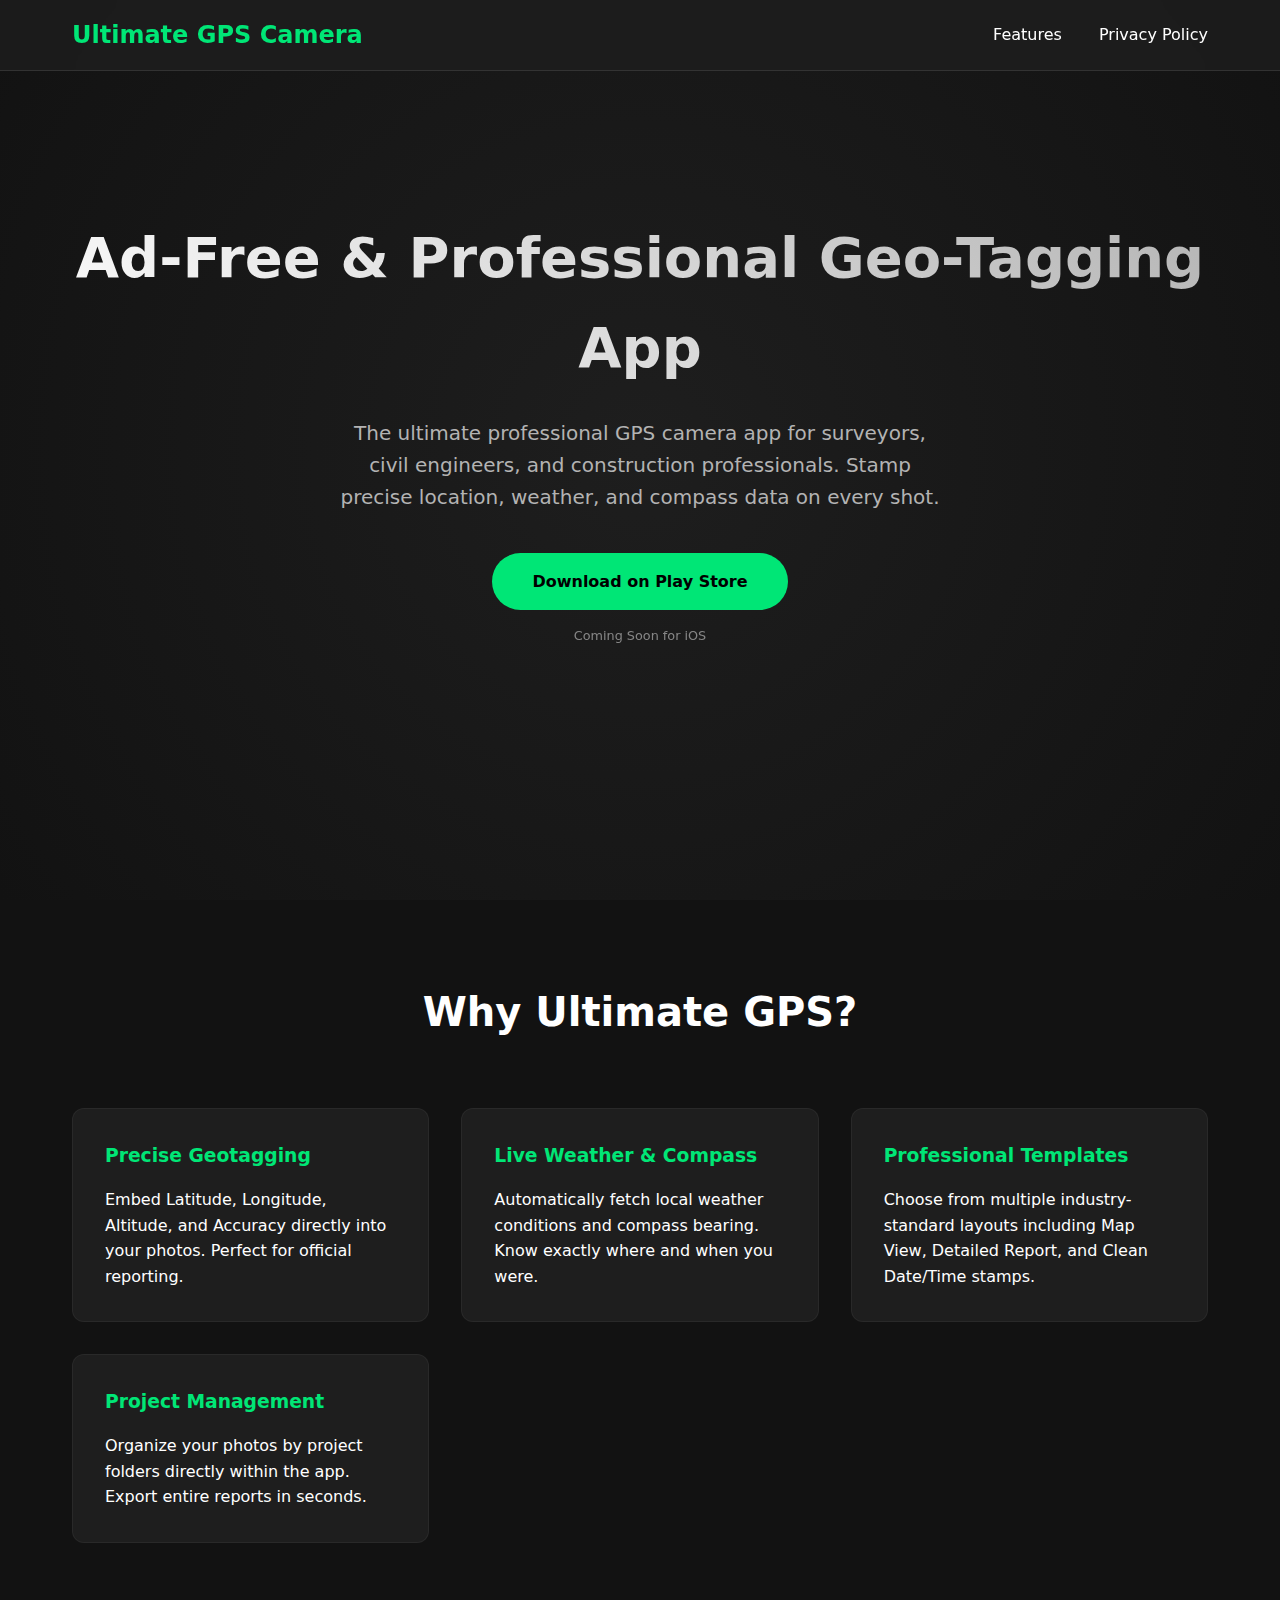
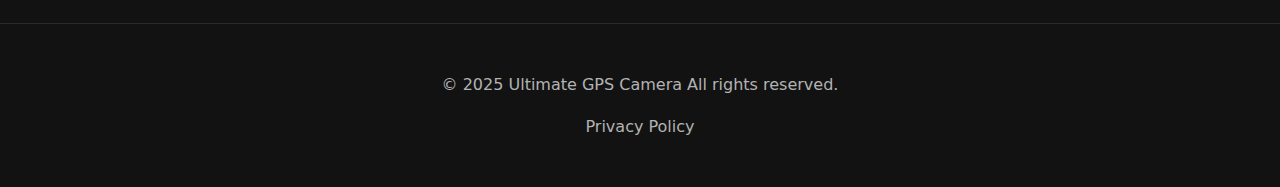
<file: index.html>
<!DOCTYPE html>
<html lang="en">
<head>
    <meta charset="UTF-8">
    <meta name="viewport" content="width=device-width, initial-scale=1.0">
    <title>Ultimate GPS Camera - Professional Geotagging App</title>
    <link rel="stylesheet" href="style.css">
</head>
<body>
    <header>
        <nav>
            <a href="index.html" class="logo">Ultimate GPS Camera</a>
            <div class="nav-links">
                <a href="#features">Features</a>
                <a href="privacy.html">Privacy Policy</a>
            </div>
        </nav>
    </header>

    <section class="hero">
        <div class="hero-content">
            <h1>Ad-Free & Professional Geo-Tagging App</h1>
            <p>The ultimate professional GPS camera app for surveyors, civil engineers, and construction professionals. Stamp precise location, weather, and compass data on every shot.</p>
            <a href="#" class="cta-button">Download on Play Store</a>
            <p style="font-size: 0.8rem; margin-top: 1rem; opacity: 0.7;">Coming Soon for iOS</p>
        </div>
    </section>

    <section id="features" class="features">
        <h2 class="section-title">Why Ultimate GPS?</h2>
        <div class="feature-grid">
            <div class="feature-card">
                <h3>Precise Geotagging</h3>
                <p>Embed Latitude, Longitude, Altitude, and Accuracy directly into your photos. Perfect for official reporting.</p>
            </div>
            <div class="feature-card">
                <h3>Live Weather & Compass</h3>
                <p>Automatically fetch local weather conditions and compass bearing. Know exactly where and when you were.</p>
            </div>
            <div class="feature-card">
                <h3>Professional Templates</h3>
                <p>Choose from multiple industry-standard layouts including Map View, Detailed Report, and Clean Date/Time stamps.</p>
            </div>
            <div class="feature-card">
                <h3>Project Management</h3>
                <p>Organize your photos by project folders directly within the app. Export entire reports in seconds.</p>
            </div>
        </div>
    </section>

    <footer>
        <p>&copy; 2025 Ultimate GPS Camera All rights reserved.</p>
        <p style="margin-top: 1rem;"><a href="privacy.html">Privacy Policy</a></p>
    </footer>
</body>
</html>
</file>
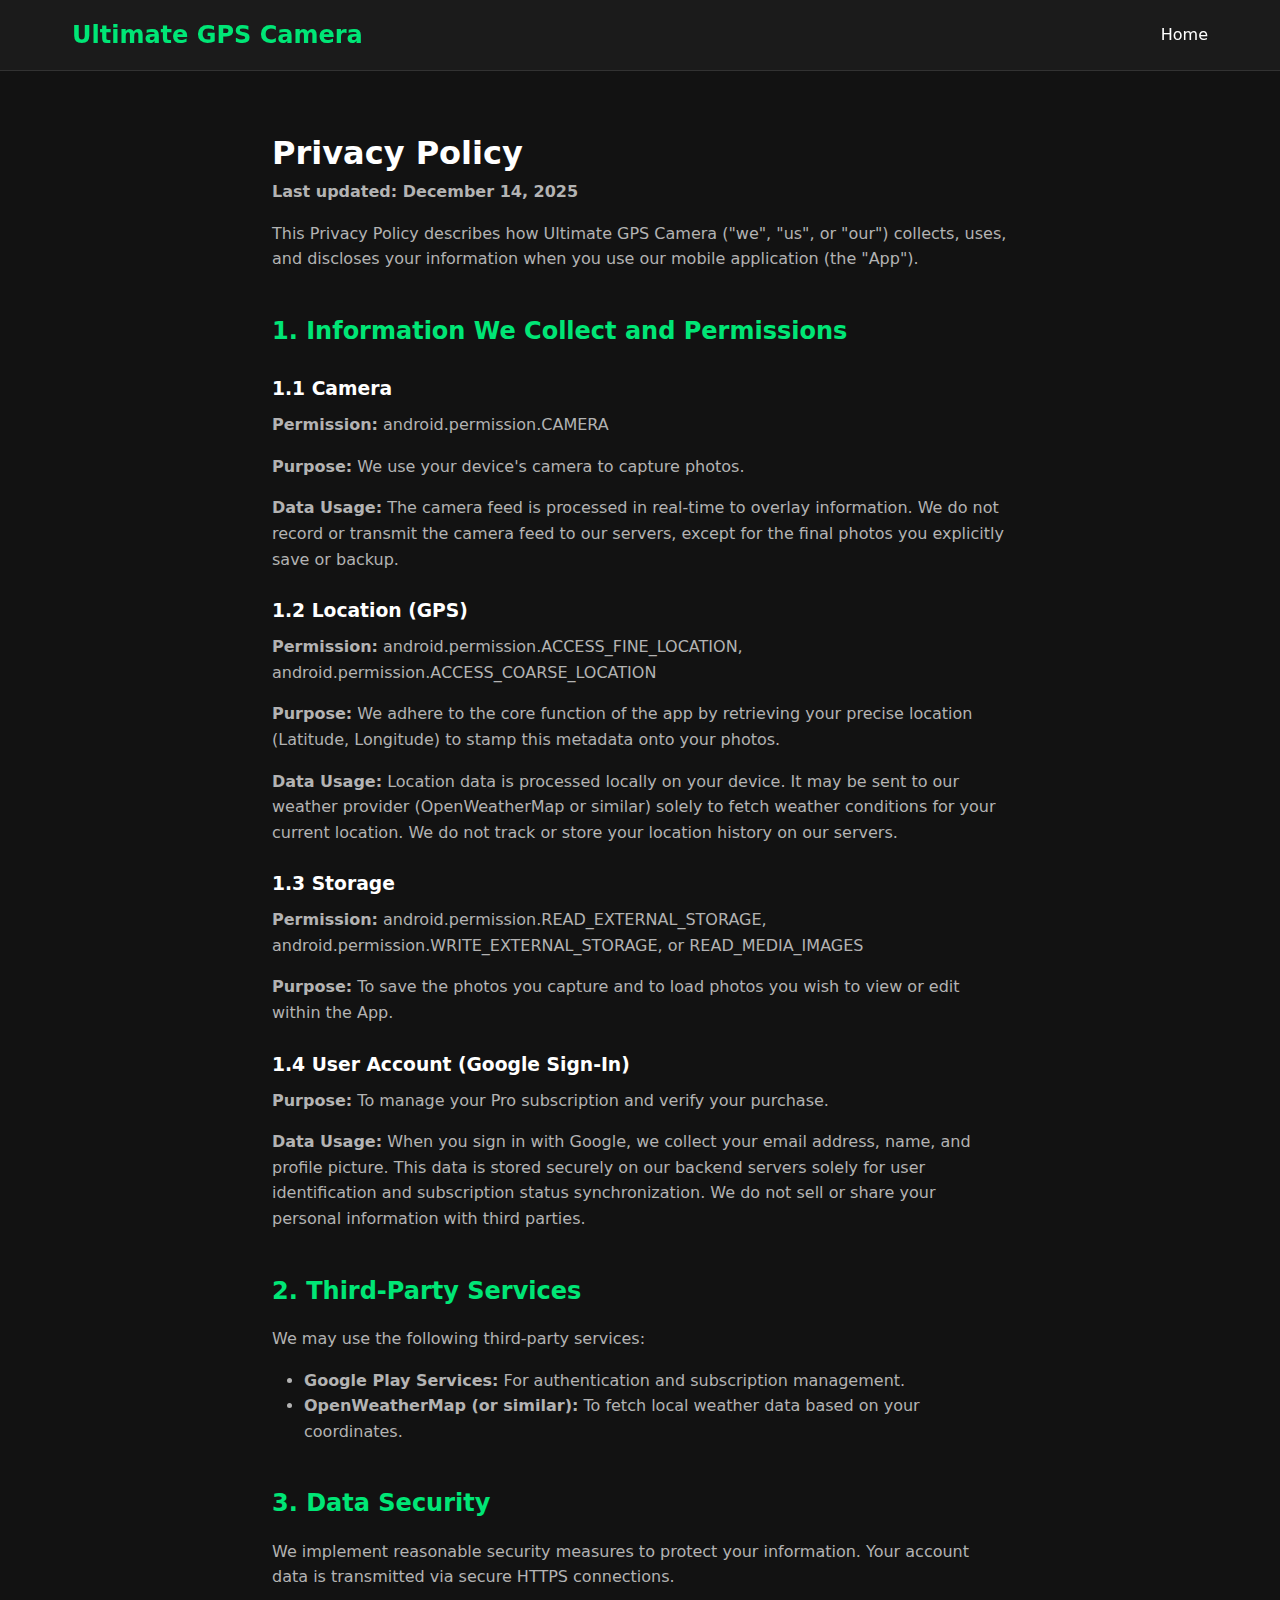
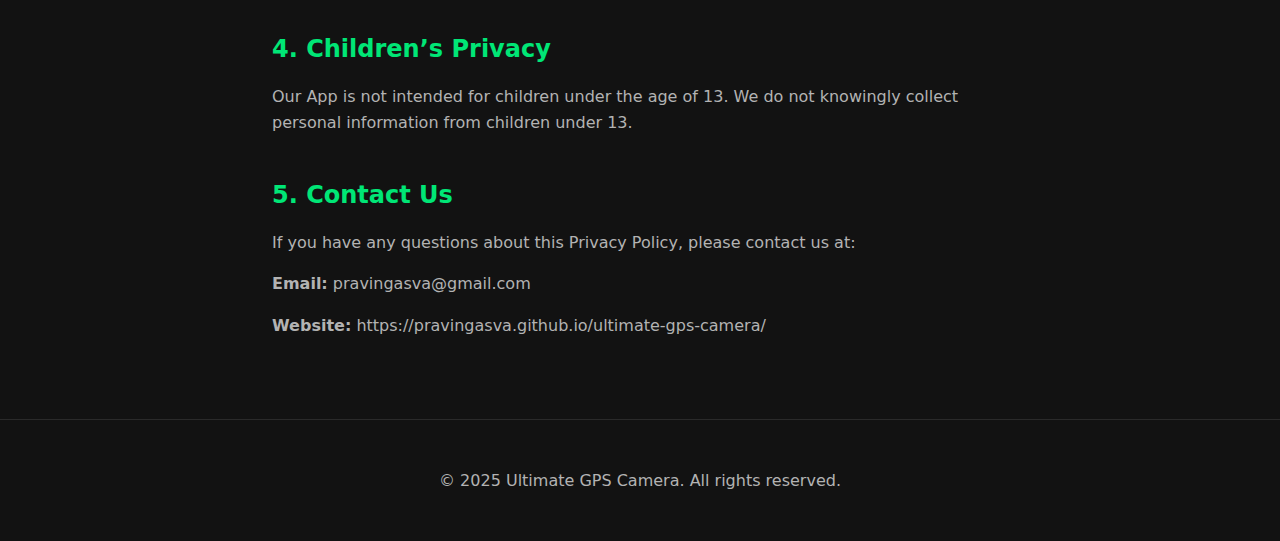
<file: privacy.html>
<!DOCTYPE html>
<html lang="en">
<head>
    <meta charset="UTF-8">
    <meta name="viewport" content="width=device-width, initial-scale=1.0">
    <title>Privacy Policy - Ultimate GPS Camera</title>
    <link rel="stylesheet" href="style.css">
</head>
<body>
    <header>
        <nav>
            <a href="index.html" class="logo">Ultimate GPS Camera</a>
            <div class="nav-links">
                <a href="index.html">Home</a>
            </div>
        </nav>
    </header>

    <div class="container">
        <div class="policy-content">
            <h1>Privacy Policy</h1>
            <p><strong>Last updated: December 14, 2025</strong></p>
            
            <p>This Privacy Policy describes how Ultimate GPS Camera ("we", "us", or "our") collects, uses, and discloses your information when you use our mobile application (the "App").</p>

            <h2>1. Information We Collect and Permissions</h2>

            <h3>1.1 Camera</h3>
            <p><strong>Permission:</strong> <code>android.permission.CAMERA</code></p>
            <p><strong>Purpose:</strong> We use your device's camera to capture photos.</p>
            <p><strong>Data Usage:</strong> The camera feed is processed in real-time to overlay information. We do not record or transmit the camera feed to our servers, except for the final photos you explicitly save or backup.</p>

            <h3>1.2 Location (GPS)</h3>
            <p><strong>Permission:</strong> <code>android.permission.ACCESS_FINE_LOCATION</code>, <code>android.permission.ACCESS_COARSE_LOCATION</code></p>
            <p><strong>Purpose:</strong> We adhere to the core function of the app by retrieving your precise location (Latitude, Longitude) to stamp this metadata onto your photos.</p>
            <p><strong>Data Usage:</strong> Location data is processed locally on your device. It may be sent to our weather provider (OpenWeatherMap or similar) solely to fetch weather conditions for your current location. We do not track or store your location history on our servers.</p>

            <h3>1.3 Storage</h3>
            <p><strong>Permission:</strong> <code>android.permission.READ_EXTERNAL_STORAGE</code>, <code>android.permission.WRITE_EXTERNAL_STORAGE</code>, or <code>READ_MEDIA_IMAGES</code></p>
            <p><strong>Purpose:</strong> To save the photos you capture and to load photos you wish to view or edit within the App.</p>

            <h3>1.4 User Account (Google Sign-In)</h3>
            <p><strong>Purpose:</strong> To manage your Pro subscription and verify your purchase.</p>
            <p><strong>Data Usage:</strong> When you sign in with Google, we collect your email address, name, and profile picture. This data is stored securely on our backend servers solely for user identification and subscription status synchronization. We do not sell or share your personal information with third parties.</p>

            <h2>2. Third-Party Services</h2>
            <p>We may use the following third-party services:</p>
            <ul>
                <li><strong>Google Play Services:</strong> For authentication and subscription management.</li>
                <li><strong>OpenWeatherMap (or similar):</strong> To fetch local weather data based on your coordinates.</li>
            </ul>

            <h2>3. Data Security</h2>
            <p>We implement reasonable security measures to protect your information. Your account data is transmitted via secure HTTPS connections.</p>

            <h2>4. Children’s Privacy</h2>
            <p>Our App is not intended for children under the age of 13. We do not knowingly collect personal information from children under 13.</p>

            <h2>5. Contact Us</h2>
            <p>If you have any questions about this Privacy Policy, please contact us at:</p>
            <p><strong>Email:</strong> pravingasva@gmail.com</p>
            <p><strong>Website:</strong> https://pravingasva.github.io/ultimate-gps-camera/</p>
        </div>
    </div>

    <footer>
        <p>&copy; 2025 Ultimate GPS Camera. All rights reserved.</p>
    </footer>
</body>
</html>
</file>
<file: style.css>
:root {
    --primary-color: #00e676; /* Vibrant Green */
    --bg-color: #121212;
    --surface-color: #1e1e1e;
    --text-color: #ffffff;
    --text-secondary: #b3b3b3;
}

* {
    margin: 0;
    padding: 0;
    box-sizing: border-box;
    font-family: 'Inter', system-ui, -apple-system, sans-serif;
}

body {
    background-color: var(--bg-color);
    color: var(--text-color);
    line-height: 1.6;
}

header {
    background-color: rgba(30, 30, 30, 0.8);
    backdrop-filter: blur(10px);
    position: fixed;
    width: 100%;
    top: 0;
    z-index: 1000;
    border-bottom: 1px solid rgba(255, 255, 255, 0.1);
}

nav {
    max-width: 1200px;
    margin: 0 auto;
    display: flex;
    justify-content: space-between;
    align-items: center;
    padding: 1rem 2rem;
}

.logo {
    font-size: 1.5rem;
    font-weight: 700;
    color: var(--primary-color);
    text-decoration: none;
}

.nav-links a {
    color: var(--text-color);
    text-decoration: none;
    margin-left: 2rem;
    font-weight: 500;
    transition: color 0.3s;
}

.nav-links a:hover {
    color: var(--primary-color);
}

.hero {
    height: 100vh;
    display: flex;
    align-items: center;
    justify-content: center;
    text-align: center;
    padding: 0 2rem;
    background: radial-gradient(circle at 50% 50%, #1e1e1e 0%, #121212 100%);
}

.hero-content h1 {
    font-size: 3.5rem;
    margin-bottom: 1.5rem;
    background: linear-gradient(45deg, #fff, var(--text-secondary));
    -webkit-background-clip: text;
    -webkit-text-fill-color: transparent;
}

.hero-content p {
    font-size: 1.25rem;
    color: var(--text-secondary);
    margin-bottom: 2.5rem;
    max-width: 600px;
    margin-left: auto;
    margin-right: auto;
}

.cta-button {
    display: inline-block;
    background-color: var(--primary-color);
    color: #000;
    padding: 1rem 2.5rem;
    border-radius: 50px;
    font-weight: 700;
    text-decoration: none;
    transition: transform 0.2s, box-shadow 0.2s;
}

.cta-button:hover {
    transform: translateY(-2px);
    box-shadow: 0 10px 20px rgba(0, 230, 118, 0.2);
}

.features {
    padding: 5rem 2rem;
    max-width: 1200px;
    margin: 0 auto;
}

.section-title {
    text-align: center;
    margin-bottom: 4rem;
    font-size: 2.5rem;
}

.feature-grid {
    display: grid;
    grid-template-columns: repeat(auto-fit, minmax(300px, 1fr));
    gap: 2rem;
}

.feature-card {
    background-color: var(--surface-color);
    padding: 2rem;
    border-radius: 12px;
    border: 1px solid rgba(255, 255, 255, 0.05);
    transition: transform 0.3s;
}

.feature-card:hover {
    transform: translateY(-5px);
}

.feature-card h3 {
    margin-bottom: 1rem;
    color: var(--primary-color);
}

.container {
    padding: 8rem 2rem 4rem; /* Top padding for fixed header */
    max-width: 800px;
    margin: 0 auto;
}

.policy-content h2 {
    margin-top: 2.5rem;
    margin-bottom: 1rem;
    color: var(--primary-color);
}

.policy-content h3 {
    margin-top: 1.5rem;
    margin-bottom: 0.5rem;
    color: var(--text-color);
}

.policy-content p, .policy-content ul {
    margin-bottom: 1rem;
    color: var(--text-secondary);
}

.policy-content ul {
    padding-left: 2rem;
}

footer {
    text-align: center;
    padding: 3rem 2rem;
    border-top: 1px solid rgba(255, 255, 255, 0.1);
    color: var(--text-secondary);
}

footer a {
    color: var(--text-secondary);
    text-decoration: none;
}

footer a:hover {
    text-decoration: underline;
}

/* Mobile */
@media (max-width: 768px) {
    .hero-content h1 {
        font-size: 2.5rem;
    }
}
</file>
